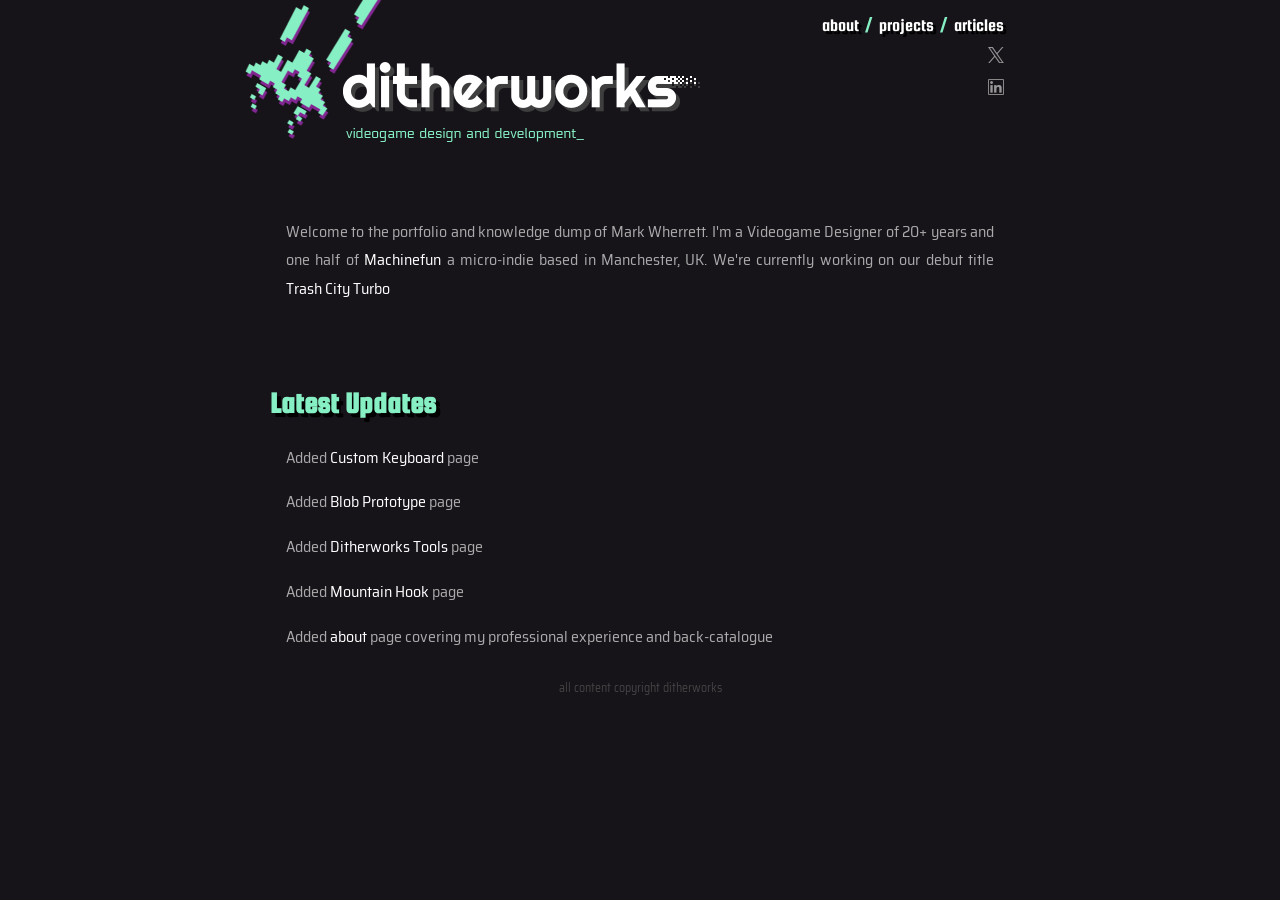
<file: index.html>
<!DOCTYPE html>
<html>
<title>ditherworks</title>

<head>
	<script src="/utils.js"></script>
	<meta name="viewport" content="width=device-width, initial-scale=1.0">
	<link rel="stylesheet" href="/style.css">
</head>


<body>
	<div id="container">
		<div id="header">
			<a href="/index.html" id="title_box"></a>
			<div id="nav">
				<!-- <a href="/index.html">home</a>/ -->
				<a href="/about/index.html">about</a>/
				<a href="/projects/index.html">projects</a>/
				<a href="/articles/index.html">articles</a>
				<br />
				<a href="https://x.com/ditherworks"><div id="twit" class="social"></div></a>
				<br />
				<a href="https://www.linkedin.com/in/mark-wherrett-735b5941b/"><div id="linkedin" class="social"></div></a>
			</div>
		</div>

		<div id="content">
			<br />
			<br />
			
			<p class="front">	
				Welcome to the portfolio and knowledge dump of Mark Wherrett. I'm a Videogame Designer of 20+ years and one half of <a href="http://www.machinefun.co.uk">Machinefun</a> a micro-indie based in Manchester, UK. We're currently working on our debut title <a href="https://store.steampowered.com/app/4484260/Trash_City_Turbo/">Trash City Turbo</a>
			</p>
			
			<br />

			<h1 class="front">Latest Updates</h1>

			<p class="front">
				Added <a href="/projects/stabless/">Custom Keyboard</a> page
			</p>

			<p class="front">
				Added <a href="/projects/blob/">Blob Prototype</a> page
			</p>

			<p class="front">
				Added <a href="/projects/ditherworks_tools/">Ditherworks Tools</a> page
			</p>

			<p class="front">
				Added <a href="/projects/mountain_hook/">Mountain Hook</a> page
			</p>

			<p class="front">
				Added <a href="/about">about</a> page covering my professional experience and back-catalogue
			</p>

		</div>

		<div id="footer">
			all content copyright ditherworks
		</div>
	</div>

</body>


</html>
</file>
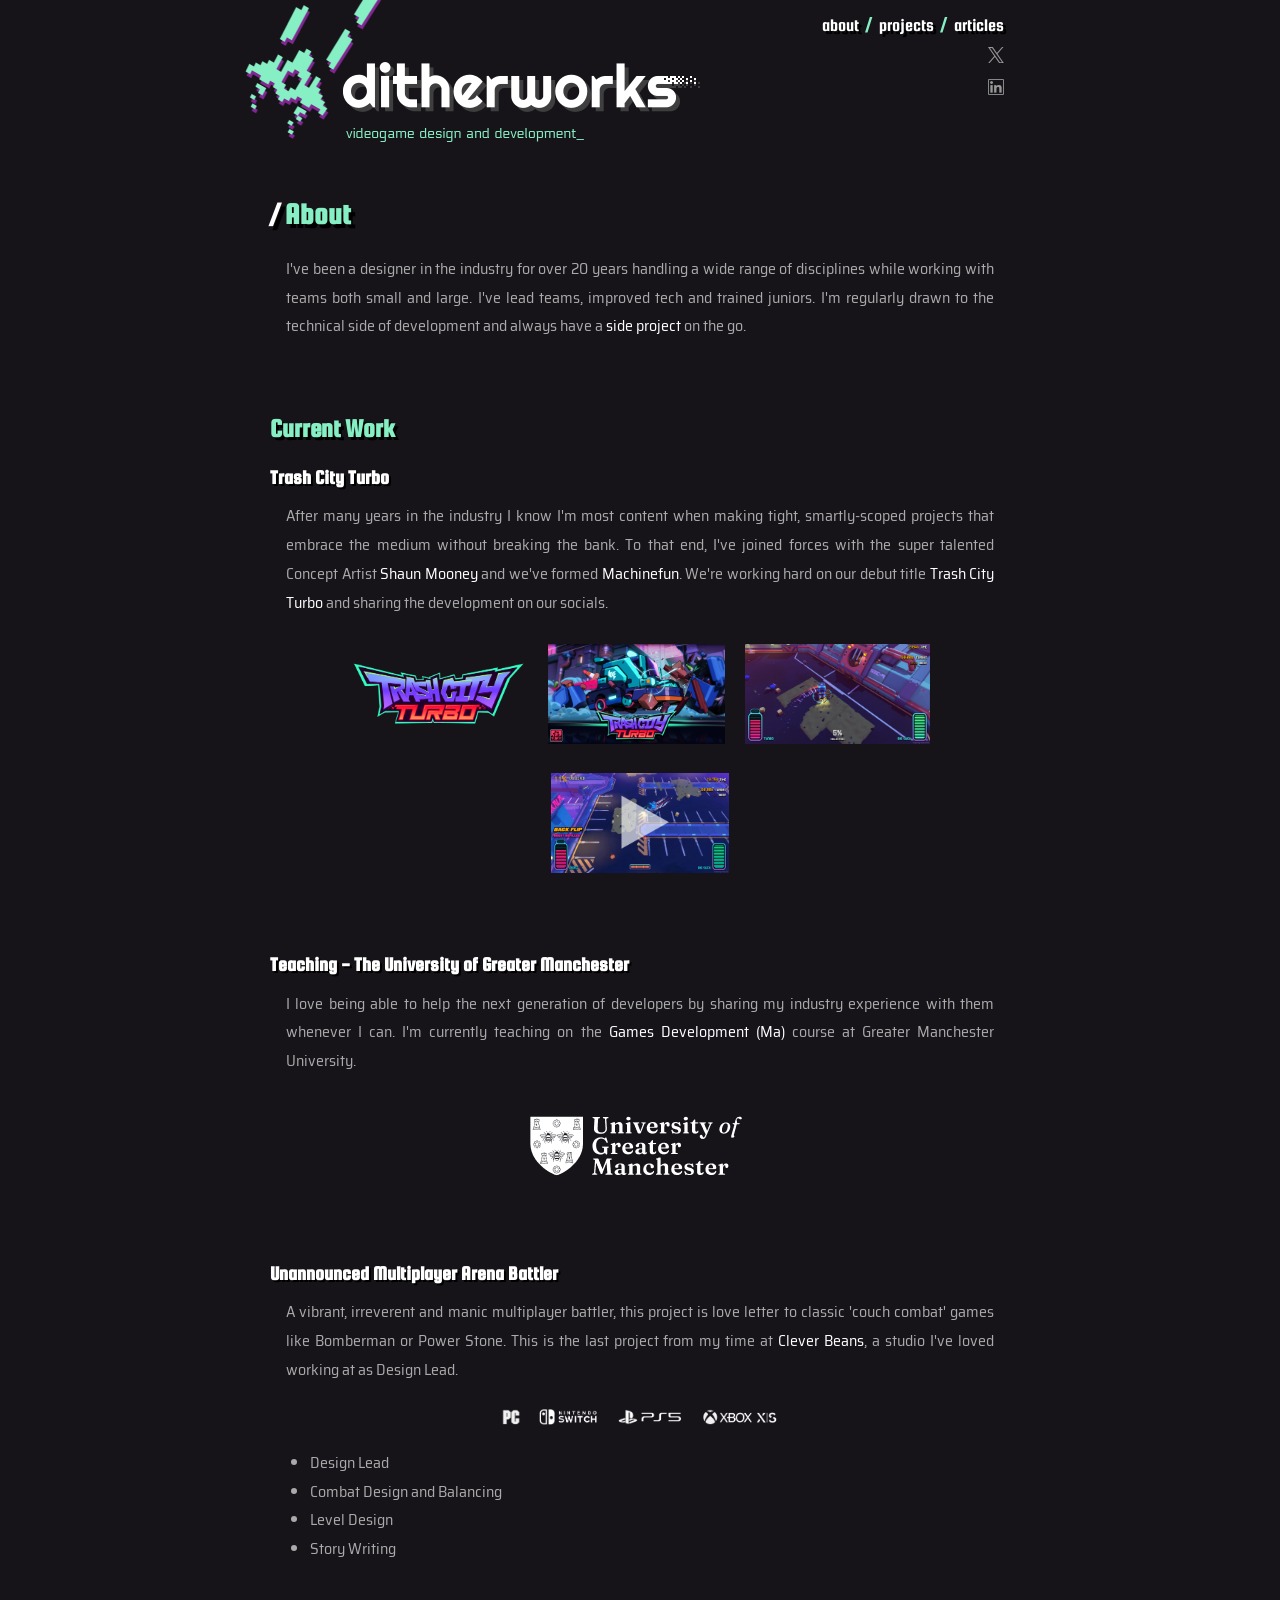
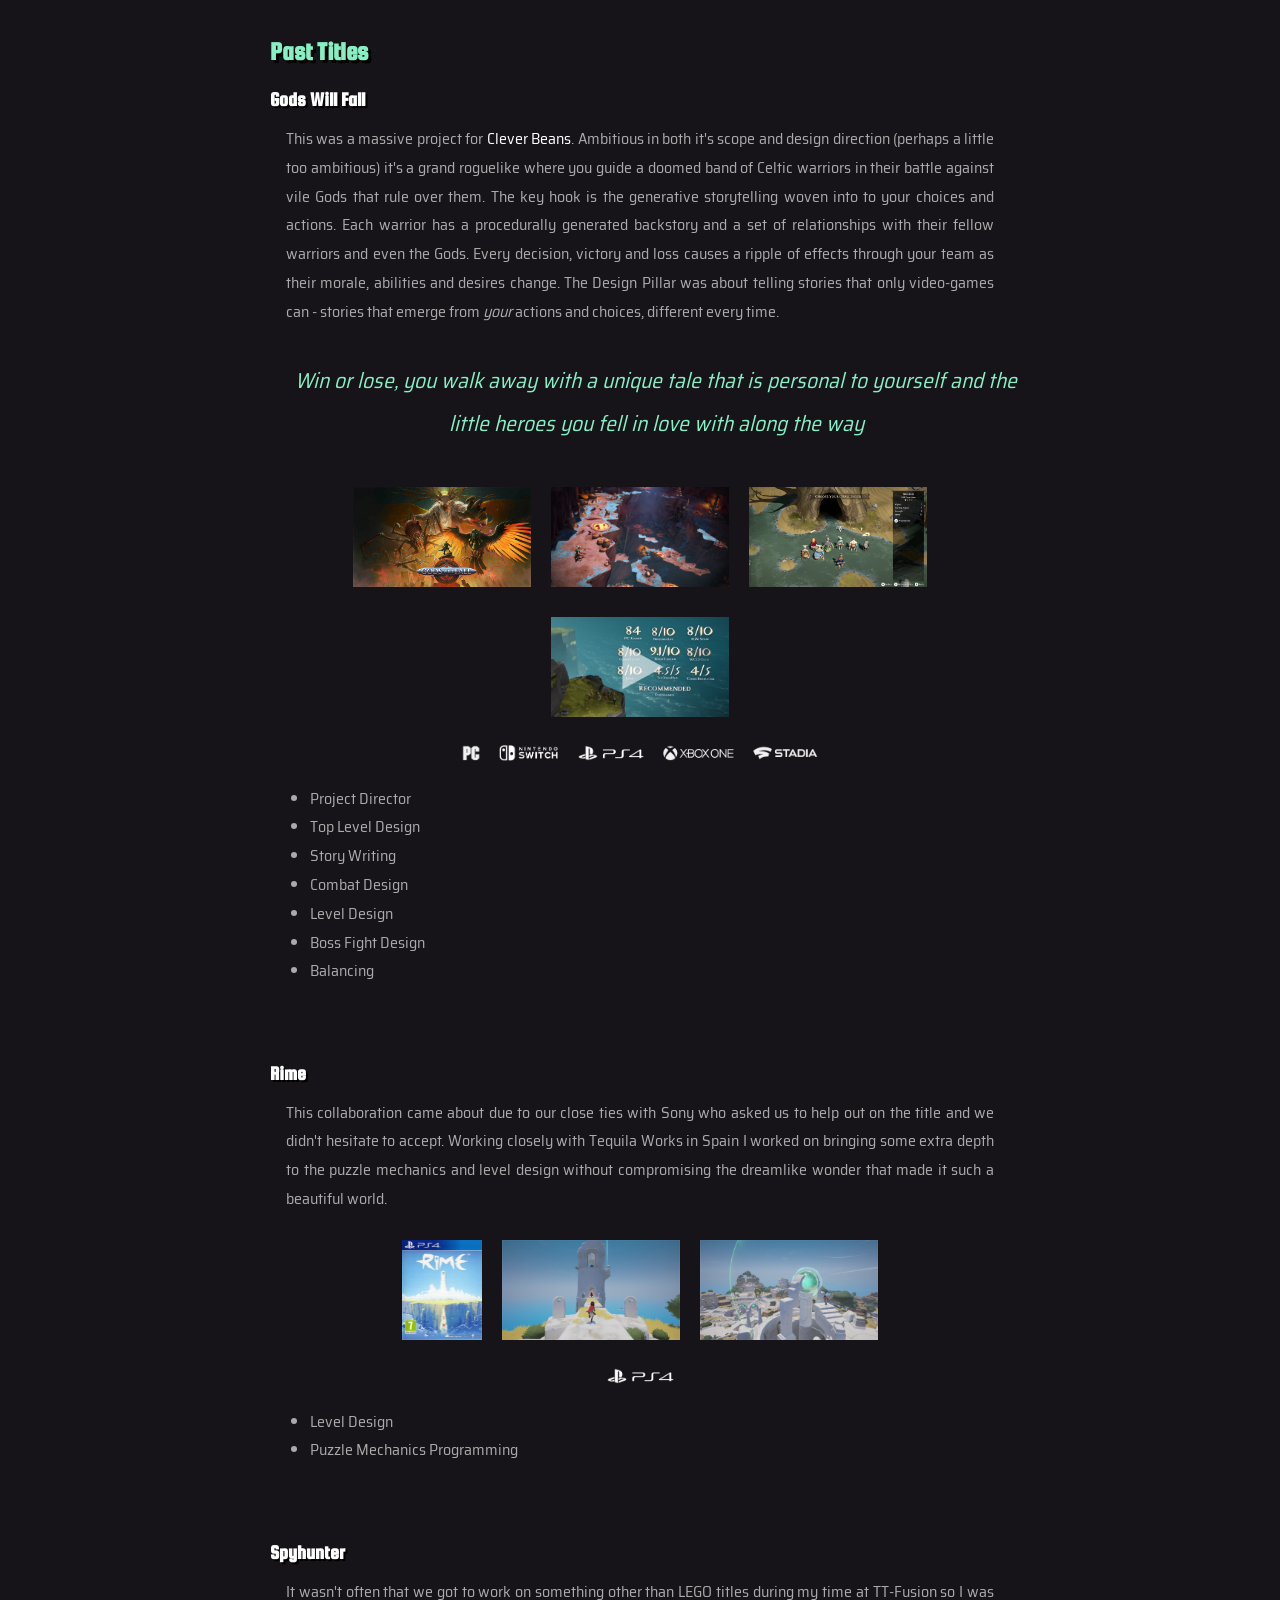
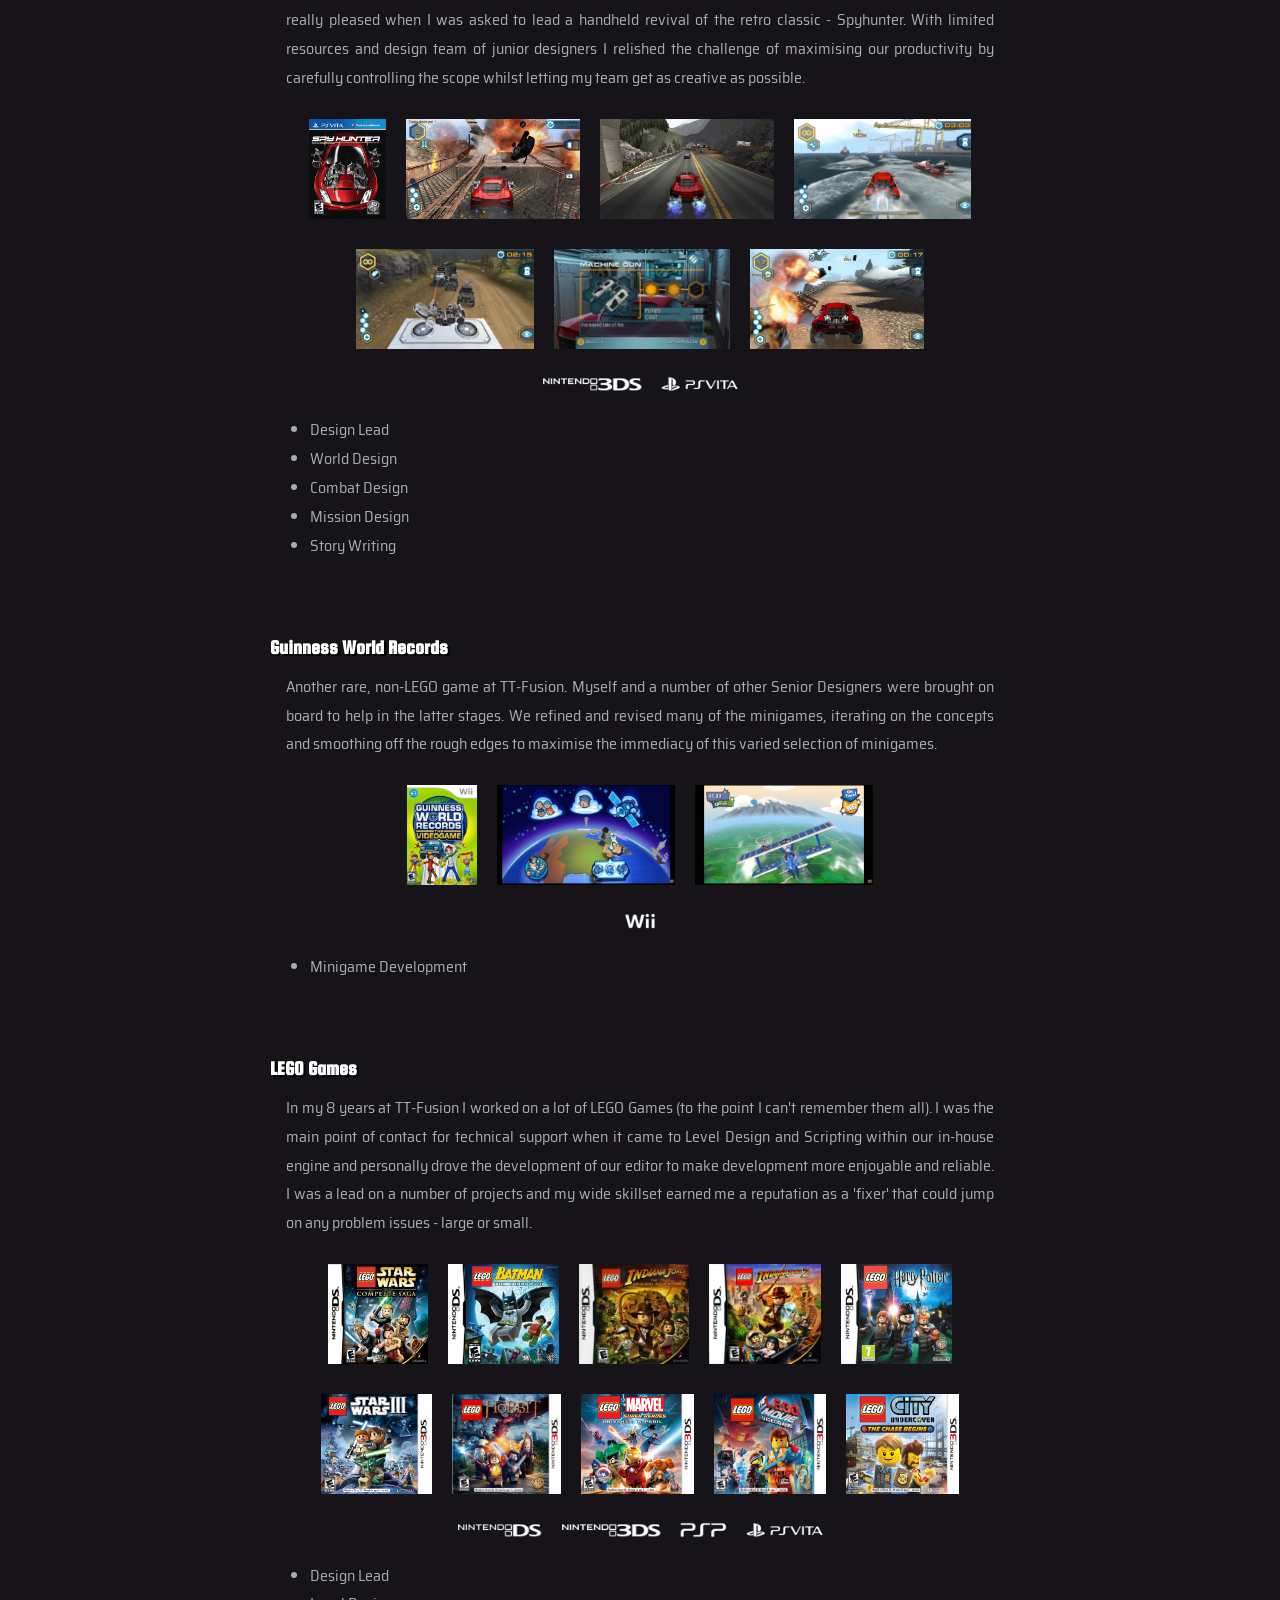
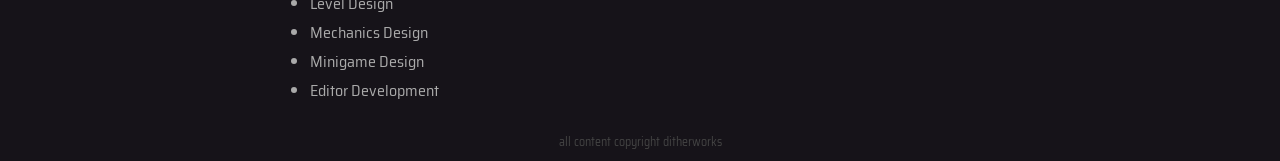
<file: about/index.html>
<!DOCTYPE html>
<html>
<title>ditherworks</title>

<head>
	<script src="/utils.js"></script>
	<meta name="viewport" content="width=device-width, initial-scale=1.0">
	<link rel="stylesheet" href="/style.css">
</head>


<body>
	<div id="container">
		<div id="header">
			<a href="/index.html" id="title_box"></a>
			<div id="nav">
				<a href="/about/index.html">about</a>/
				<a href="/projects/index.html">projects</a>/
				<a href="/articles/index.html">articles</a>
				<br />
				<a href="https://x.com/ditherworks"><div id="twit" class="social"></div></a>
				<br />
				<a href="https://www.linkedin.com/in/mark-wherrett-735b5941b/"><div id="linkedin" class="social"></div></a>
			</div>
		</div>

		<div id="content">
			<h1><span style="color: white">/</span> About</h1>

			<p>
			I've been a designer in the industry for over 20 years handling a wide range of disciplines while working with teams both small and large. I've lead teams, improved tech and trained juniors. I'm regularly drawn to the technical side of development and always have a <a href="/projects/index.html">side project</a> on the go.
			</p>

			<br />
			<br />

			<h2>Current Work</h2>
			<h3>Trash City Turbo</h3>
			<p>
				After many years in the industry I know I'm most content when making tight, smartly-scoped projects that embrace the medium without breaking the bank. To that end, I've joined forces with the super talented Concept Artist <a href="https://cara.app/mooney">Shaun Mooney</a> and we've formed <a href="https://machinefun.co.uk/">Machinefun</a>. We're working hard on our debut title <a href="https://store.steampowered.com/app/4484260/Trash_City_Turbo/">Trash City Turbo</a> and sharing the development on our socials.
			</p>
			<div class="gallery">
				<img class="gallery_item" data-click_me="true" src="images/tct_logo.png" />
				<img class="gallery_item" data-click_me="true" src="images/tct_key_art.png" />
				<img class="gallery_item" data-click_me="true" src="images/tct_screenshot.jpg" />
				<a href="https://www.youtube.com/watch?v=6X8kzdKcevM"><img class="gallery_item" src="images/tct_trailer.png" /></a>
			</div>

			<br />
			<br />

			<h3>Teaching - The University of Greater Manchester</h3>
			<p>
				I love being able to help the next generation of developers by sharing my industry experience with them whenever I can. I'm currently teaching on the <a href="https://greatermanchester.ac.uk/course/ma-games-development-full-time-12-months-university-of-bolton">Games Development (Ma)</a> course at Greater Manchester University. 	
			</p>

			<div class="gallery">
				<img class="gallery_item" src="images/UoGM_logo.png" />
			</div>

			<br />
			<br />

			<h3>Unannounced Multiplayer Arena Battler</h3>
			<p>
				A vibrant, irreverent and manic multiplayer battler, this project is love letter to classic 'couch combat' games like Bomberman or Power Stone. This is the last project from my time at <a href="https://www.cleverbeans.co.uk/">Clever Beans</a>, a studio I've loved working at as Design Lead. 
			</p>

			<div class="gallery">
			<img class="platform_logo" src="images/platform_pc.png" />
			<img class="platform_logo" src="images/platform_switch.png" />
			<img class="platform_logo" src="images/platform_ps5.png" />
			<img class="platform_logo" src="images/platform_xbox_series.png" />
			</div>

			<ul>
				<li>Design Lead</li>
				<li>Combat Design and Balancing</li>
				<li>Level Design</li>
				<li>Story Writing</li>
			</ul>

			<br />
			<br />

			<h2>Past Titles</h2>
			
			<h3>Gods Will Fall</h3>
			
			<p>
				This was a massive project for <a href="https://www.cleverbeans.co.uk/">Clever Beans</a>. Ambitious in both it's scope and design direction (perhaps a little too ambitious) it's a grand roguelike where you guide a doomed band of Celtic warriors in their battle against vile Gods that rule over them. The key hook is the generative storytelling woven into to your choices and actions. Each warrior has a procedurally generated backstory and a set of relationships with their fellow warriors and even the Gods. Every decision, victory and loss causes a ripple of effects through your team as their morale, abilities and desires change. The Design Pillar was about telling stories that only video-games can - stories that emerge from <i>your</i> actions and choices, different every time. 
			</p>

			<p class="pullout">
				Win or lose, you walk away with a unique tale that is personal to yourself and the little heroes you fell in love with along the way
			</p>

			<div class="gallery">
				<img class="gallery_item" data-click_me="true" src="images/gods_will_fall.jpg" />
				<img class="gallery_item" data-click_me="true" src="images/gods1.jpg" />
				<img class="gallery_item" data-click_me="true" src="images/gods2.jpg" />
				<a href="https://www.youtube.com/watch?v=nvVx68ZDbVA"><img class="gallery_item" src="images/gods_trailer.png" /></a>
			</div>

			<div class="gallery">
			<img class="platform_logo" src="images/platform_pc.png" />
			<img class="platform_logo" src="images/platform_switch.png" />
			<img class="platform_logo" src="images/platform_ps4.png" />
			<img class="platform_logo" src="images/platform_xbox_one.png" />
			<img class="platform_logo" src="images/platform_stadia.png" />
			</div>

			<ul>
				<li>Project Director</li>
				<li>Top Level Design</li>
				<li>Story Writing</li>
				<li>Combat Design</li>
				<li>Level Design</li>
				<li>Boss Fight Design</li>
				<li>Balancing</li>
			</ul>

			<br />
			<br />

			<h3>Rime</h3>
			<p>
				This collaboration came about due to our close ties with Sony who asked us to help out on the title and we didn't hesitate to accept. Working closely with Tequila Works in Spain I worked on bringing some extra depth to the puzzle mechanics and level design without compromising the dreamlike wonder that made it such a beautiful world.
			</p>

			<div class="gallery">
				<img class="gallery_item" data-click_me="true" src="images/rime1.jpg" />
				<img class="gallery_item" data-click_me="true" src="images/rime2.jpg" />
				<img class="gallery_item" data-click_me="true" src="images/rime3.jpg" />
			</div>

			<div class="gallery">
			<img class="platform_logo" src="images/platform_ps4.png" />
			</div>

			<ul>
				<li>Level Design</li>
				<li>Puzzle Mechanics Programming</li>
			</ul>

			<br />
			<br />

			<h3>Spyhunter</h3>
			<p>
				It wasn't often that we got to work on something other than LEGO titles during my time at TT-Fusion so I was really pleased when I was asked to lead a handheld revival of the retro classic - Spyhunter. With limited resources and design team of junior designers I relished the challenge of maximising our productivity by carefully controlling the scope whilst letting my team get as creative as possible.
			</p>
			<div class="gallery">
				<img class="gallery_item" data-click_me="true" src="images/spyhunter.jpg" />
				<img class="gallery_item" data-click_me="true" src="images/spyhunter_ss1.jpg" />
				<img class="gallery_item" data-click_me="true" src="images/spyhunter_ss2.jpg" />
				<img class="gallery_item" data-click_me="true" src="images/spyhunter_ss3.jpg" />
				<img class="gallery_item" data-click_me="true" src="images/spyhunter_ss4.jpg" />
				<img class="gallery_item" data-click_me="true" src="images/spyhunter_ss5.jpg" />
				<img class="gallery_item" data-click_me="true" src="images/spyhunter_ss6.jpg" />
			</div>

			<div class="gallery">
			<img class="platform_logo" src="images/platform_3ds.png" />
			<img class="platform_logo" src="images/platform_vita.png" />
			</div>

			<ul>
				<li>Design Lead</li>
				<li>World Design</li>
				<li>Combat Design</li>
				<li>Mission Design</li>
				<li>Story Writing</li>
			</ul>

			<br />
			<br />

			<h3>Guinness World Records</h3>
			<p>
				Another rare, non-LEGO game at TT-Fusion. Myself and a number of other Senior Designers were brought on board to help in the latter stages. We refined and revised many of the minigames, iterating on the concepts and smoothing off the rough edges to maximise the immediacy of this varied selection of minigames. 
			</p>

			<div class="gallery">
				<img class="gallery_item" data-click_me="true" src="images/guinness_cover.jpg" />
				<img class="gallery_item" data-click_me="true" src="images/guinness_ss1.png" />
				<img class="gallery_item" data-click_me="true" src="images/guinness_ss2.png" />
			</div>

			<div class="gallery">
			<img class="platform_logo" src="images/platform_wii.png" />
			</div>

			<ul>
				<li>Minigame Development</li>
			</ul>

			<br />
			<br />

			<h3>LEGO Games</h3>
			<p>
				In my 8 years at TT-Fusion I worked on a lot of LEGO Games (to the point I can't remember them all). I was the main point of contact for technical support when it came to Level Design and Scripting within our in-house engine and personally drove the development of our editor to make development more enjoyable and reliable. I was a lead on a number of projects and my wide skillset earned me a reputation as a 'fixer' that could jump on any problem issues - large or small.
			</p>

			<div class="gallery">
				<img class="gallery_item" data-click_me="true" src="images/lego_star_wars.jpg" />
				<img class="gallery_item" data-click_me="true" src="images/lego_batman.jpg" />
				<img class="gallery_item" data-click_me="true" src="images/lego_indy.jpg" />
				<img class="gallery_item" data-click_me="true" src="images/lego_indy2.jpg" />
				<img class="gallery_item" data-click_me="true" src="images/lego_harry_potter.jpg" />
				<img class="gallery_item" data-click_me="true" src="images/lego_clone_wars.jpg" />
				<img class="gallery_item" data-click_me="true" src="images/lego_hobbit.png" />
				<img class="gallery_item" data-click_me="true" src="images/lego_marvel.png" />
				<img class="gallery_item" data-click_me="true" src="images/lego_movie.png" />
				<img class="gallery_item" data-click_me="true" src="images/lego_city.jpg" />
			</div>

			<div class="gallery">
			<img class="platform_logo" src="images/platform_ds.png" />
			<img class="platform_logo" src="images/platform_3ds.png" />
			<img class="platform_logo" src="images/platform_psp.png" />
			<img class="platform_logo" src="images/platform_vita.png" />
			</div>

			<ul>
				<li>Design Lead</li>
				<li>Level Design</li>
				<li>Mechanics Design</li>
				<li>Minigame Design</li>
				<li>Editor Development</li>
			</ul>
		</div>

		<div id="footer">
			all content copyright ditherworks
		</div>
	</div>

</body>


</html>
</file>
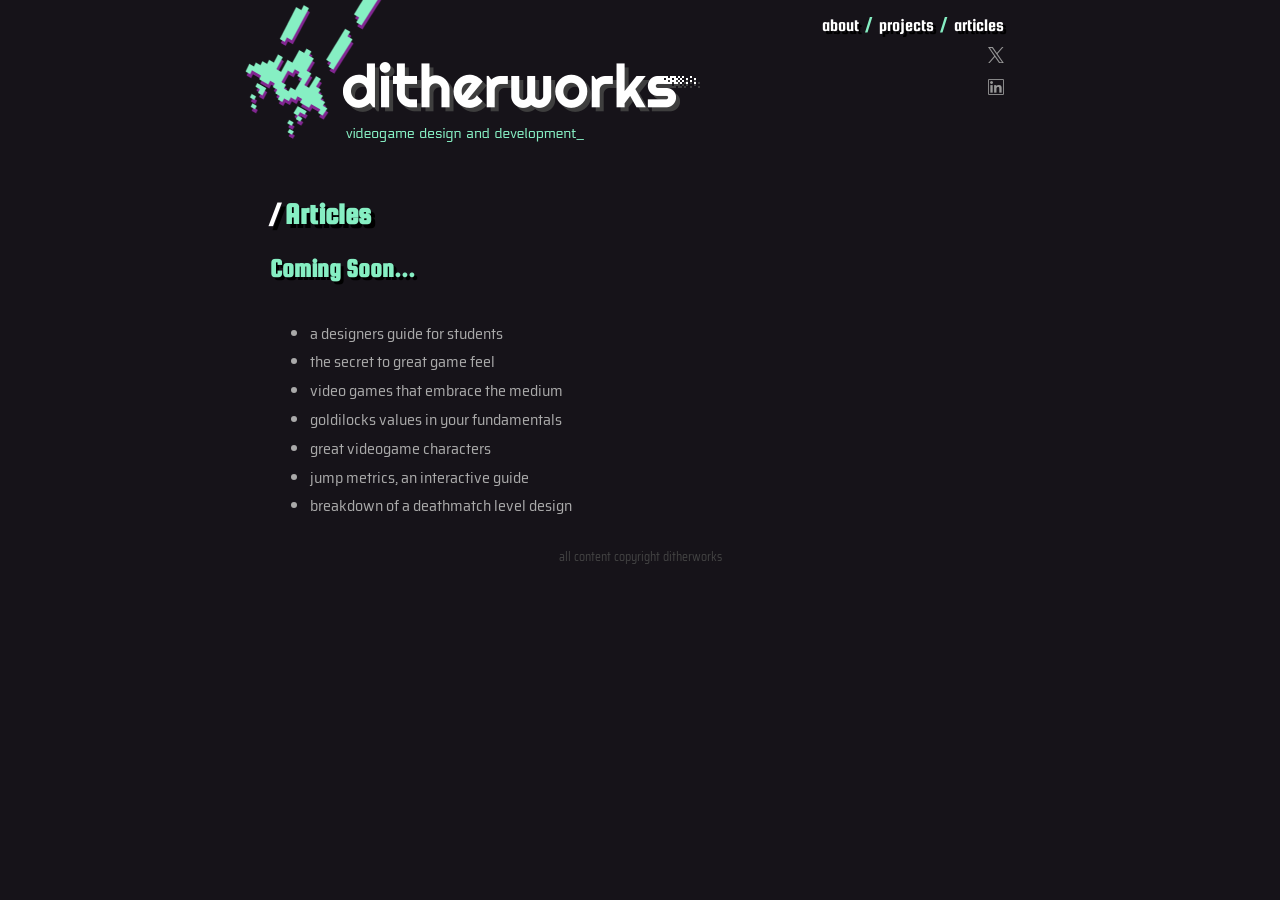
<file: articles/index.html>
<!DOCTYPE html>
<html>
<title>ditherworks</title>

<head>
	<script src="/utils.js"></script>
	<meta name="viewport" content="width=device-width, initial-scale=1.0">
	<link rel="stylesheet" href="/style.css">
</head>


<body>
	<div id="container">
		<div id="header">
			<a href="/index.html" id="title_box"></a>
			<div id="nav">
				<a href="/about/index.html">about</a>/
				<a href="/projects/index.html">projects</a>/
				<a href="/articles/index.html">articles</a>
				<br />
				<a href="https://x.com/ditherworks"><div id="twit" class="social"></div></a>
				<br />
				<a href="https://www.linkedin.com/in/mark-wherrett-735b5941b/"><div id="linkedin" class="social"></div></a>
			</div>
		</div>

		<div id="content">
			<h1><span style="color: white">/</span> Articles</h1>
			<h2>Coming Soon...</h2>
			<ul>
				<li>a designers guide for students</li>
				<li>the secret to great game feel</li>
				<li>video games that embrace the medium</li>
				<li>goldilocks values in your fundamentals</li>
				<li>great videogame characters</li>
				<li>jump metrics, an interactive guide</li>
				<li>breakdown of a deathmatch level design</li>
			</ul>
		</div>

		<div id="footer">
			all content copyright ditherworks
		</div>
	</div>

</body>


</html>
</file>
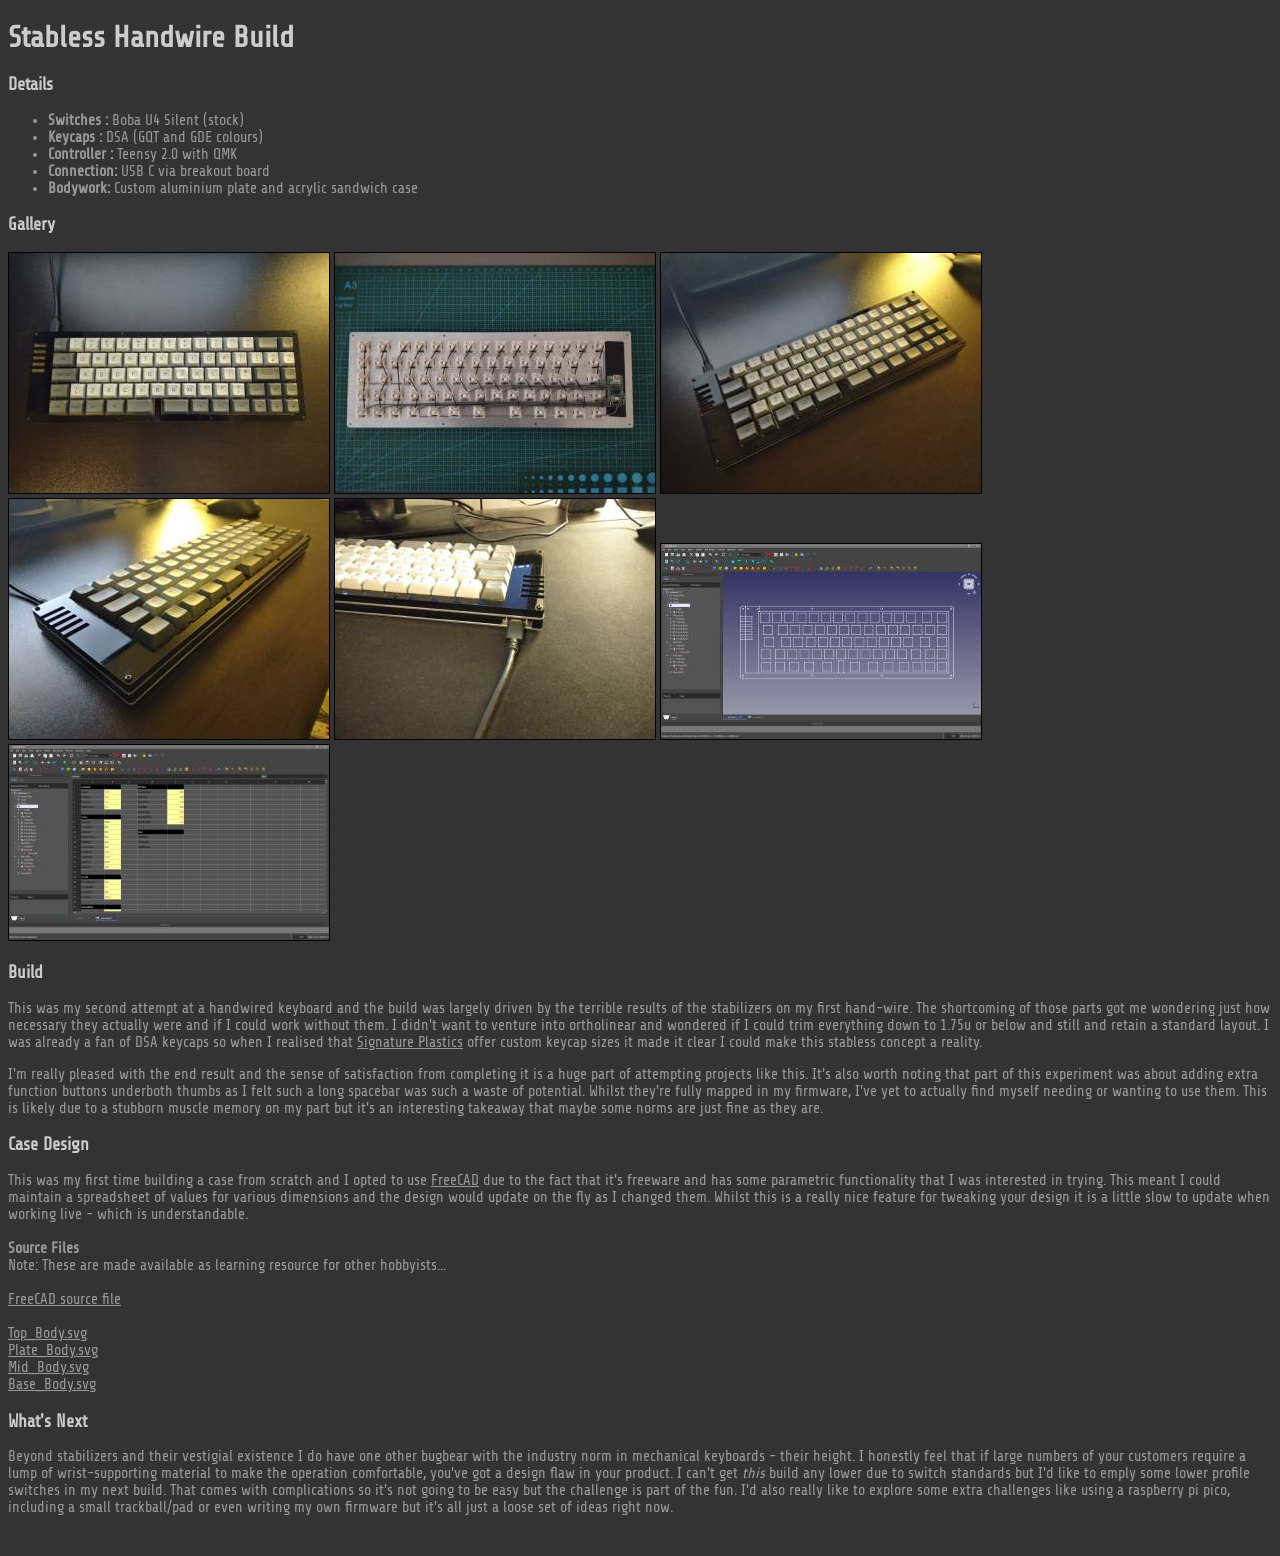
<file: keyboard/index.html>
<!DOCTYPE html>
<html>

<head>
<link href='https://fonts.googleapis.com/css?family=Share+Tech' rel='stylesheet'>
<style>
html, body {
	background-color: #333333;
	color: #999999;
	font-family: Share Tech;
	font-size: 15px;
}

h1 {
	color: #cccccc;
}

h2 {
	color: #cccccc;
}

h3 {
	color: #cccccc;
}

a {
	color: #999999;
}

a:visited {
	color: #999999;
}

a:hover {
	color: #cccccc;
}


img {
	border: 1px solid black;
}

img:hover {
	border: 1px solid #999999;
}

</style>
</head>

<body>
<h1>Stabless Handwire Build</h1>

<h3>Details</h3>
<p>
	<ul>
		<li><b>Switches :</b> Boba U4 Silent (stock)</li>
		<li><b>Keycaps :</b> DSA (GQT and GDE colours)</li>
		<li><b>Controller :</b> Teensy 2.0 with QMK</li>
		<li><b>Connection: </b>USB C via breakout board</li>
		<li><b>Bodywork: </b>Custom aluminium plate and acrylic sandwich case</li>
	</ul>
</p>

<h3>Gallery</h3>
<a href="Overhead.jpg"><img src="Overhead_thumb.jpg"></a>
<a href="Wiring.jpg"><img src="Wiring_thumb.jpg"></a>
<a href="Angled.jpg"><img src="Angled_thumb.jpg"></a>
<a href="Close.jpg"><img src="Close_thumb.jpg"></a>
<a href="USBC.jpg"><img src="USBC_thumb.jpg"></a>
<a href="Cad1.jpg"><img src="Cad1_thumb.jpg"></a>
<a href="Cad2.jpg"><img src="Cad2_thumb.jpg"></a>

<h3>Build</h3>
<p>
	This was my second attempt at a handwired keyboard and the build was largely driven by the terrible results of the stabilizers on my first hand-wire. The shortcoming of those parts got me wondering just how necessary they actually were and if I could work without them. I didn't want to venture into ortholinear and wondered if I could trim everything down to 1.75u or below and still and retain a standard layout. I was already a fan of DSA keycaps so when I realised that <a href="https://pimpmykeyboard.com/dsa-individual-keys/">Signature Plastics</a> offer custom keycap sizes it made it clear I could make this stabless concept a reality.
</p>
<p>
	I'm really pleased with the end result and the sense of satisfaction from completing it is a huge part of attempting projects like this. It's also worth noting that part of this experiment was about adding extra function buttons underboth thumbs as I felt such a long spacebar was such a waste of potential. Whilst they're fully mapped in my firmware, I've yet to actually find myself needing or wanting to use them. This is likely due to a stubborn muscle memory on my part but it's an interesting takeaway that maybe some norms are just fine as they are.
</p>

<h3>Case Design</h3>
<p>
	This was my first time building a case from scratch and I opted to use <a href="https://www.freecadweb.org/">FreeCAD</a> due to the fact that it's freeware and has some parametric functionality that I was interested in trying. This meant I could maintain a spreadsheet of values for various dimensions and the design would update on the fly as I changed them. Whilst this is a really nice feature for tweaking your design it is a little slow to update when working live - which is understandable.
	<br />
	<br />
	<b>Source Files</b>
	<br />
	Note: These are made available as learning resource for other hobbyists...
	<br />
	<br />
	<a href="handwire2_1.FCStd">FreeCAD source file</a>
	<br />
	<br />
	<a href="Top_Body.svg">Top_Body.svg</a>
	<br />
	<a href="Plate_Body.svg">Plate_Body.svg</a>
	<br />
	<a href="Mid_Body.svg">Mid_Body.svg</a>
	<br />
	<a href="Base_Body.svg">Base_Body.svg</a>
	<br />
</p>

<h3>What's Next</h3>
<p>
	Beyond stabilizers and their vestigial existence I do have one other bugbear with the industry norm in mechanical keyboards - their height. I honestly feel that if large numbers of your customers require a lump of wrist-supporting material to make the operation comfortable, you've got a design flaw in your product. I can't get <i>this</i> build any lower due to switch standards but I'd like to emply some lower profile switches in my next build. That comes with complications so it's not going to be easy but the challenge is part of the fun. I'd also really like to explore some extra challenges like using a raspberry pi pico, including a small trackball/pad or even writing my own firmware but it's all just a loose set of ideas right now.
</p>
<br />
</body>

</html>
</file>
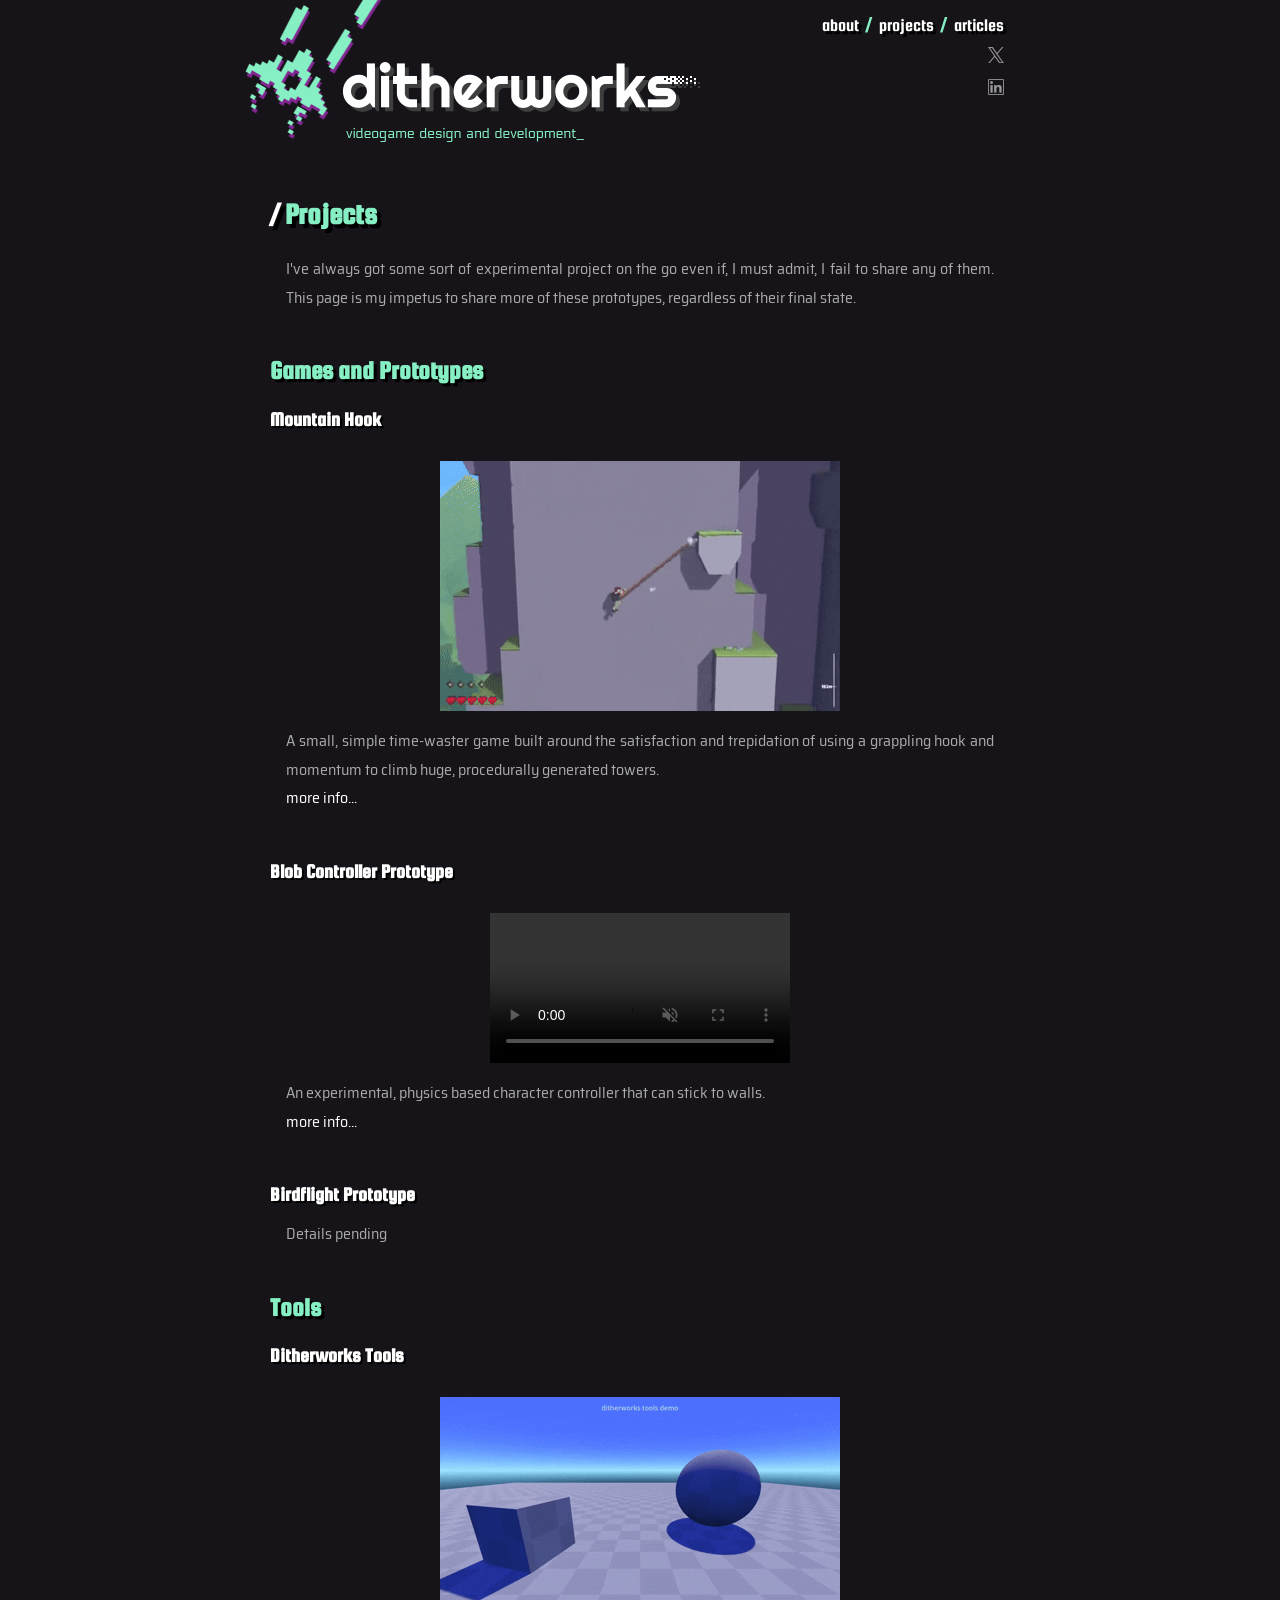
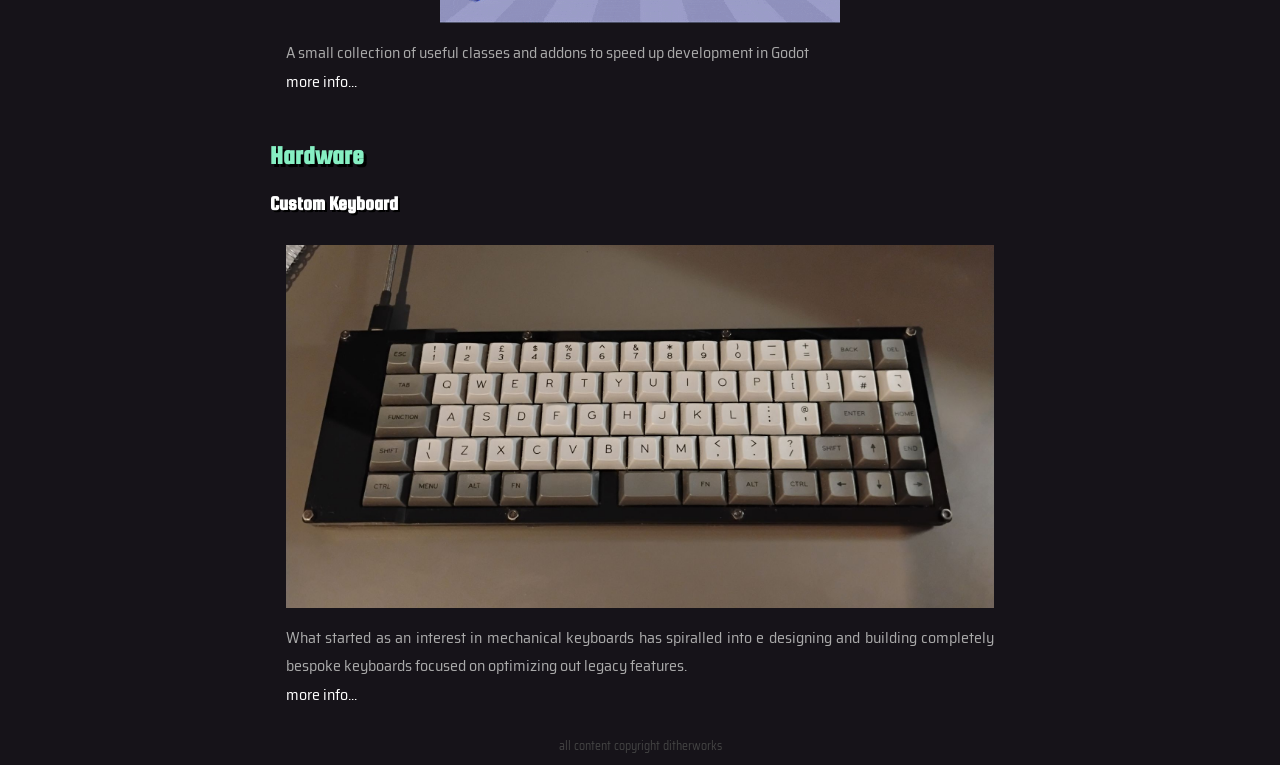
<file: projects/index.html>
<!DOCTYPE html>
<html>
<title>ditherworks</title>

<head>
	<script src="/utils.js"></script>
	<meta name="viewport" content="width=device-width, initial-scale=1.0">
	<link rel="stylesheet" href="/style.css">
</head>


<body>
	<div id="container">
		<div id="header">
			<a href="/index.html" id="title_box"></a>
			<div id="nav">
				<a href="/about/index.html">about</a>/
				<a href="/projects/index.html">projects</a>/
				<a href="/articles/index.html">articles</a>
				<br />
				<a href="https://x.com/ditherworks"><div id="twit" class="social"></div></a>
				<br />
				<a href="https://www.linkedin.com/in/mark-wherrett-735b5941b/"><div id="linkedin" class="social"></div></a>
			</div>
		</div>

		<div id="content">
			<h1><span style="color: white">/</span> Projects</h1>

			<p>
			I've always got some sort of experimental project on the go even if, I must admit, I fail to share any of them. This page is my impetus to share more of these prototypes, regardless of their final state. 
			</p>

			<br />

			<h2>Games and Prototypes</h2>

			<a href="mountain_hook/index.html"><h3>Mountain Hook</h3></a>
			<img src="mountain_hook/mountain_hook_anim.gif" class="project_preview"/>
			<p>
				A small, simple time-waster game built around the satisfaction and trepidation of using a grappling hook and momentum to climb huge, procedurally generated towers.
				<br />
				<a href="mountain_hook/index.html">more info...</a>
			</p>

			<br />

			<a href="blob/index.html"><h3>Blob Controller Prototype</h3></a>
			<video src="blob/blob_basics.mp4" controls muted class="project_preview"></video>
			<p>
				An experimental, physics based character controller that can stick to walls.
				<br />
				<a href="blob/index.html">more info...</a>
			</p>

			<br />

			<h3>Birdflight Prototype</h3>
			<p>
				Details pending
			</p>

			<br />

			<h2>Tools</h2>

			<a href="ditherworks_tools/index.html"><h3>Ditherworks Tools</h3></a>
			<img src="ditherworks_tools/preview.gif" class="project_preview"/>
			<p>
				A small collection of useful classes and addons to speed up development in Godot
				<br />
				<a href="ditherworks_tools/index.html">more info...</a>
			</p>

			<br />

			<h2>Hardware</h2>

			<a href="stabless/index.html"><h3>Custom Keyboard</h3></a>
			<img src="stabless/stabless_full.jpg" class="project_preview"/>
			<p>
				What started as an interest in mechanical keyboards has spiralled into e designing and building completely bespoke keyboards focused on optimizing out legacy features.
				<br />
				<a href="stabless/index.html">more info...</a>
			</p>

		</div>

		<div id="footer">
			all content copyright ditherworks
		</div>
	</div>

</body>


</html>
</file>
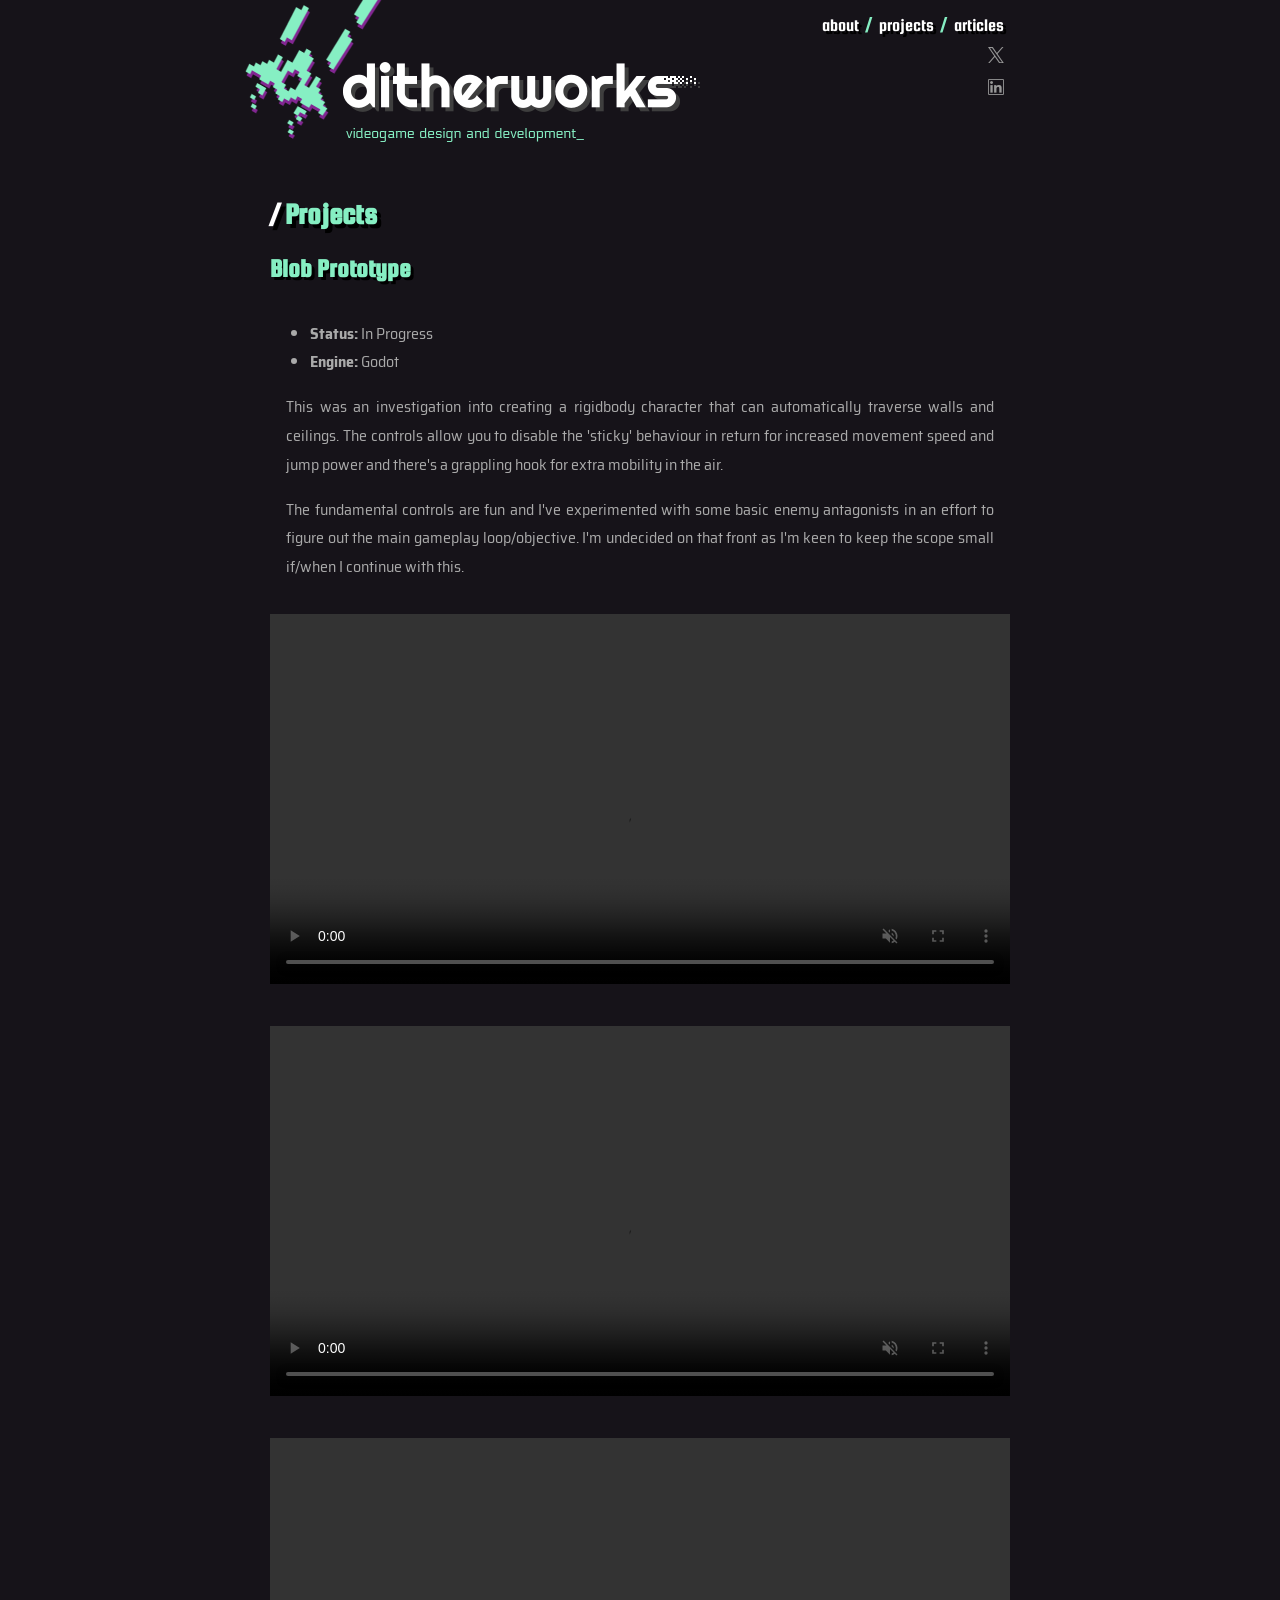
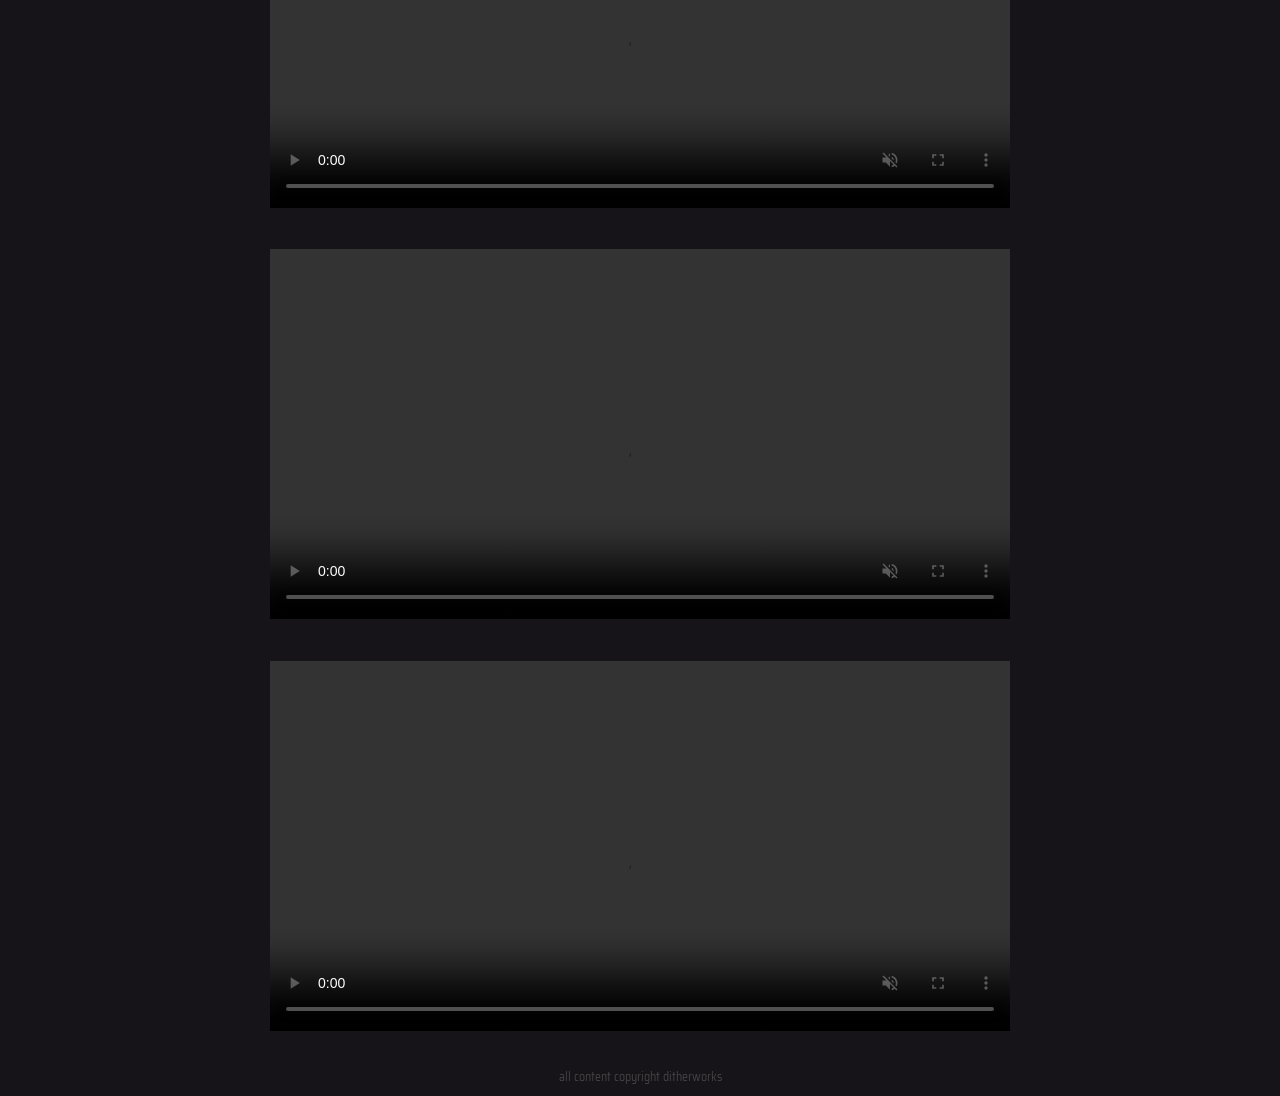
<file: projects/blob/index.html>
<!DOCTYPE html>
<html>
<title>ditherworks</title>

<head>
	<script src="/utils.js"></script>
	<meta name="viewport" content="width=device-width, initial-scale=1.0">
	<link rel="stylesheet" href="/style.css">
</head>


<body>
	<div id="container">
		<div id="header">
			<a href="/index.html" id="title_box"></a>
			<div id="nav">
				<a href="/about/index.html">about</a>/
				<a href="/projects/index.html">projects</a>/
				<a href="/articles/index.html">articles</a>
				<br />
				<a href="https://x.com/ditherworks"><div id="twit" class="social"></div></a>
				<br />
				<a href="https://www.linkedin.com/in/mark-wherrett-735b5941b/"><div id="linkedin" class="social"></div></a>
			</div>
		</div>

		<div id="content">
			<h1><span style="color: white">/</span> Projects</h1>

			<h2>Blob Prototype</h2>
			
			<ul>
				<li><b>Status: </b>In Progress</li>
				<li><b>Engine: </b>Godot</li>
			</ul>
			
			<p>
				This was an investigation into creating a rigidbody character that can automatically traverse walls and ceilings. The controls allow you to disable the 'sticky' behaviour in return for increased movement speed and jump power and there's a grappling hook for extra mobility in the air.
			</p>

			<p>
				The fundamental controls are fun and I've experimented with some basic enemy antagonists in an effort to figure out the main gameplay loop/objective. I'm undecided on that front as I'm keen to keep the scope small if/when I continue with this.
			</p>

			<video src="blob_basics.mp4" width="100%" controls muted></video>
			<br />
			<video src="blob_upunder.mp4" width="100%" controls muted></video>
			<br />
			<video src="blob_evading.mp4" width="100%" controls muted></video>
			<br />
			<video src="blob_speed.mp4" width="100%" controls muted></video>
			<br />
			<video src="blob_swing.mp4" width="100%" controls muted></video>	

		</div>

		<div id="footer">
			all content copyright ditherworks
		</div>
	</div>

</body>


</html>
</file>
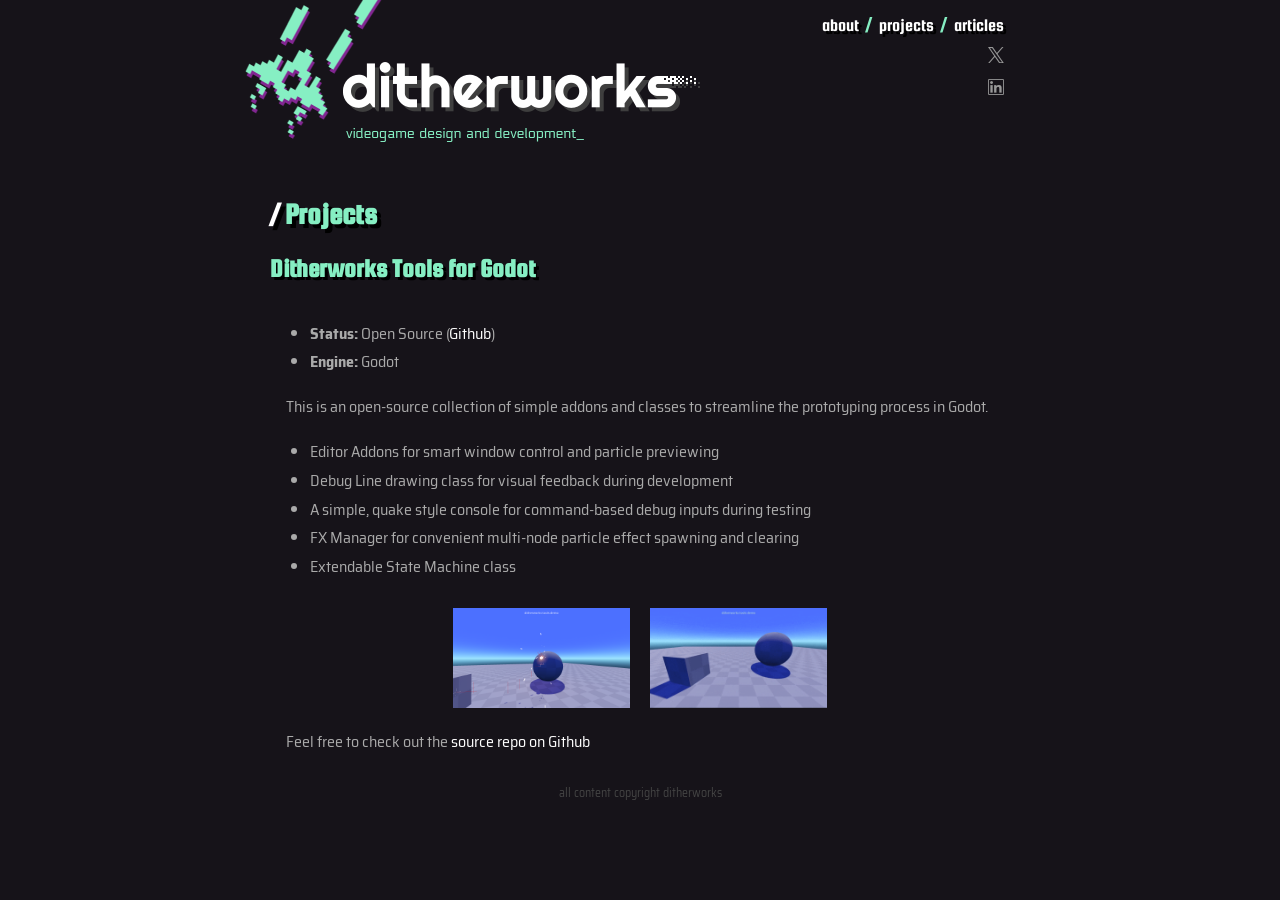
<file: projects/ditherworks_tools/index.html>
<!DOCTYPE html>
<html>
<title>ditherworks</title>

<head>
	<script src="/utils.js"></script>
	<meta name="viewport" content="width=device-width, initial-scale=1.0">
	<link rel="stylesheet" href="/style.css">
</head>


<body>
	<div id="container">
		<div id="header">
			<a href="/index.html" id="title_box"></a>
			<div id="nav">
				<a href="/about/index.html">about</a>/
				<a href="/projects/index.html">projects</a>/
				<a href="/articles/index.html">articles</a>
				<br />
				<a href="https://x.com/ditherworks"><div id="twit" class="social"></div></a>
				<br />
				<a href="https://www.linkedin.com/in/mark-wherrett-735b5941b/"><div id="linkedin" class="social"></div></a>
			</div>
		</div>

		<div id="content">
			<h1><span style="color: white">/</span> Projects</h1>

			<h2>Ditherworks Tools for Godot</h2>
			
			<ul>
				<li><b>Status: </b>Open Source (<a href="https://github.com/ditherworks/ditherworks_tools">Github</a>)</li>
				<li><b>Engine: </b>Godot</li>
			</ul>
			
			<p>
				This is an open-source collection of simple addons and classes to streamline the prototyping process in Godot.
			</p>

			<ul>
				<li>Editor Addons for smart window control and particle previewing</li>
				<li>Debug Line drawing class for visual feedback during development</li>
				<li>A simple, quake style console for command-based debug inputs during testing</li>
				<li>FX Manager for convenient multi-node particle effect spawning and clearing</li>
				<li>Extendable State Machine class</li>
			</ul>

			<div class="gallery">
				<img class="gallery_item" data-click_me="true" src="tools.png" />
				<img class="gallery_item" data-click_me="true" src="preview.gif" />
			</div>

			<p>
				Feel free to check out the <a href="https://github.com/ditherworks/ditherworks_tools">source repo on Github</a>
			</p>

		</div>

		<div id="footer">
			all content copyright ditherworks
		</div>
	</div>

</body>


</html>
</file>
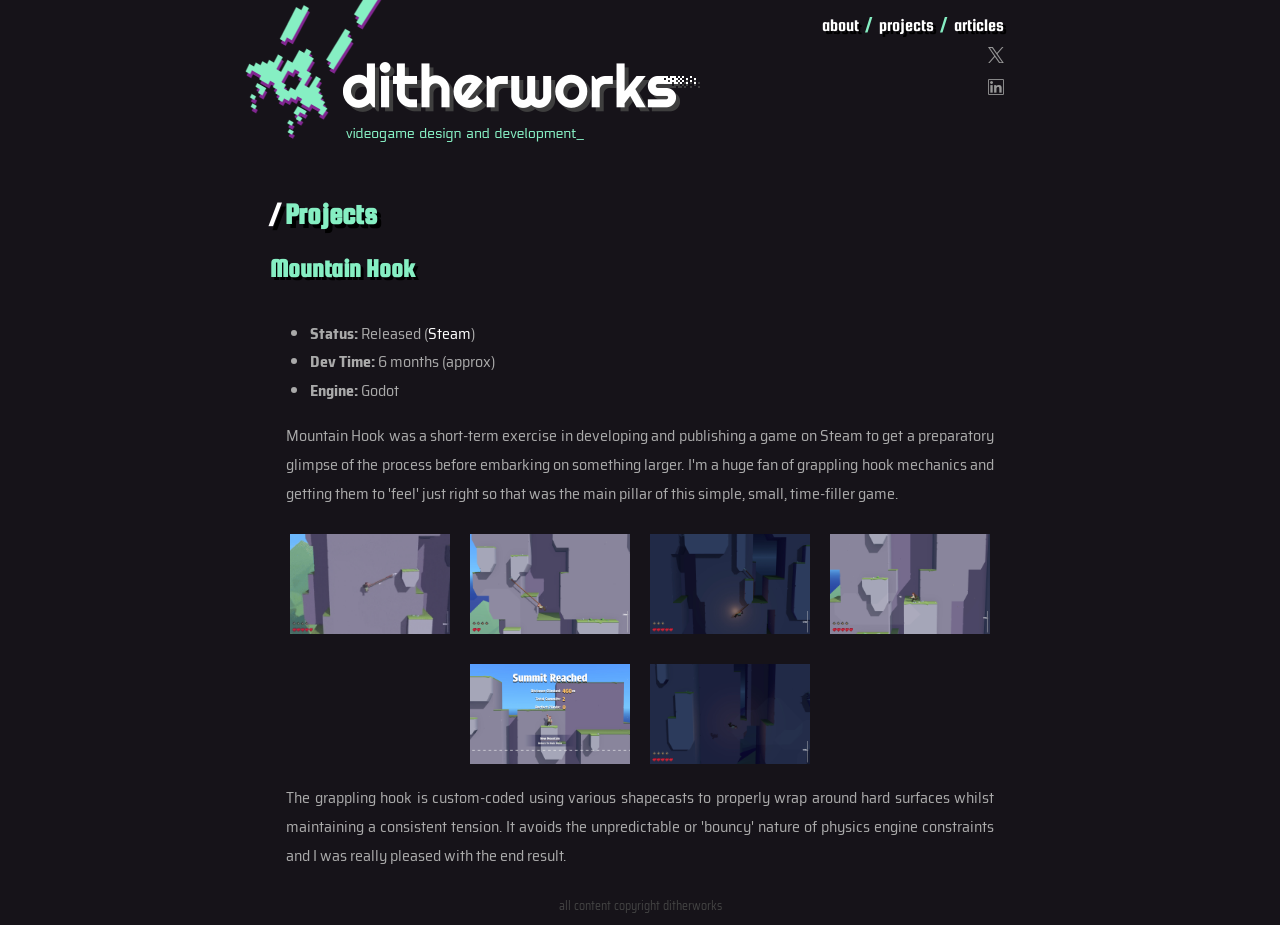
<file: projects/mountain_hook/index.html>
<!DOCTYPE html>
<html>
<title>ditherworks</title>

<head>
	<script src="/utils.js"></script>
	<meta name="viewport" content="width=device-width, initial-scale=1.0">
	<link rel="stylesheet" href="/style.css">
</head>


<body>
	<div id="container">
		<div id="header">
			<a href="/index.html" id="title_box"></a>
			<div id="nav">
				<a href="/about/index.html">about</a>/
				<a href="/projects/index.html">projects</a>/
				<a href="/articles/index.html">articles</a>
				<br />
				<a href="https://x.com/ditherworks"><div id="twit" class="social"></div></a>
				<br />
				<a href="https://www.linkedin.com/in/mark-wherrett-735b5941b/"><div id="linkedin" class="social"></div></a>
			</div>
		</div>

		<div id="content">
			<h1><span style="color: white">/</span> Projects</h1>

			<h2>Mountain Hook</h2>

			<ul>
				<li><b>Status: </b>Released (<a href="https://store.steampowered.com/app/3231030/Mountain_Hook/">Steam</a>)</li>
				<li><b>Dev Time: </b>6 months (approx)</li>
				<li><b>Engine: </b>Godot</li>
			</ul>

			<p>
				Mountain Hook was a short-term exercise in developing and publishing a game on Steam to get a preparatory glimpse of the process before embarking on something larger. I'm a huge fan of grappling hook mechanics and getting them to 'feel' just right so that was the main pillar of this simple, small, time-filler game.
			</p>

			<div class="gallery">
				<img class="gallery_item" data-click_me="true" src="mountain_hook_anim.gif" />
				<img class="gallery_item" data-click_me="true" src="mountain_hook_1.jpg" />
				<img class="gallery_item" data-click_me="true" src="mountain_hook_2.jpg" />
				<img class="gallery_item" data-click_me="true" src="mountain_hook_3.jpg" />
				<img class="gallery_item" data-click_me="true" src="mountain_hook_4.jpg" />
				<img class="gallery_item" data-click_me="true" src="mountain_hook_5.jpg" />
			</div>

			<p>
				The grappling hook is custom-coded using various shapecasts to properly wrap around hard surfaces whilst maintaining a consistent tension. It avoids the unpredictable or 'bouncy' nature of physics engine constraints and I was really pleased with the end result.
			</p>

		</div>

		<div id="footer">
			all content copyright ditherworks
		</div>
	</div>

</body>


</html>
</file>
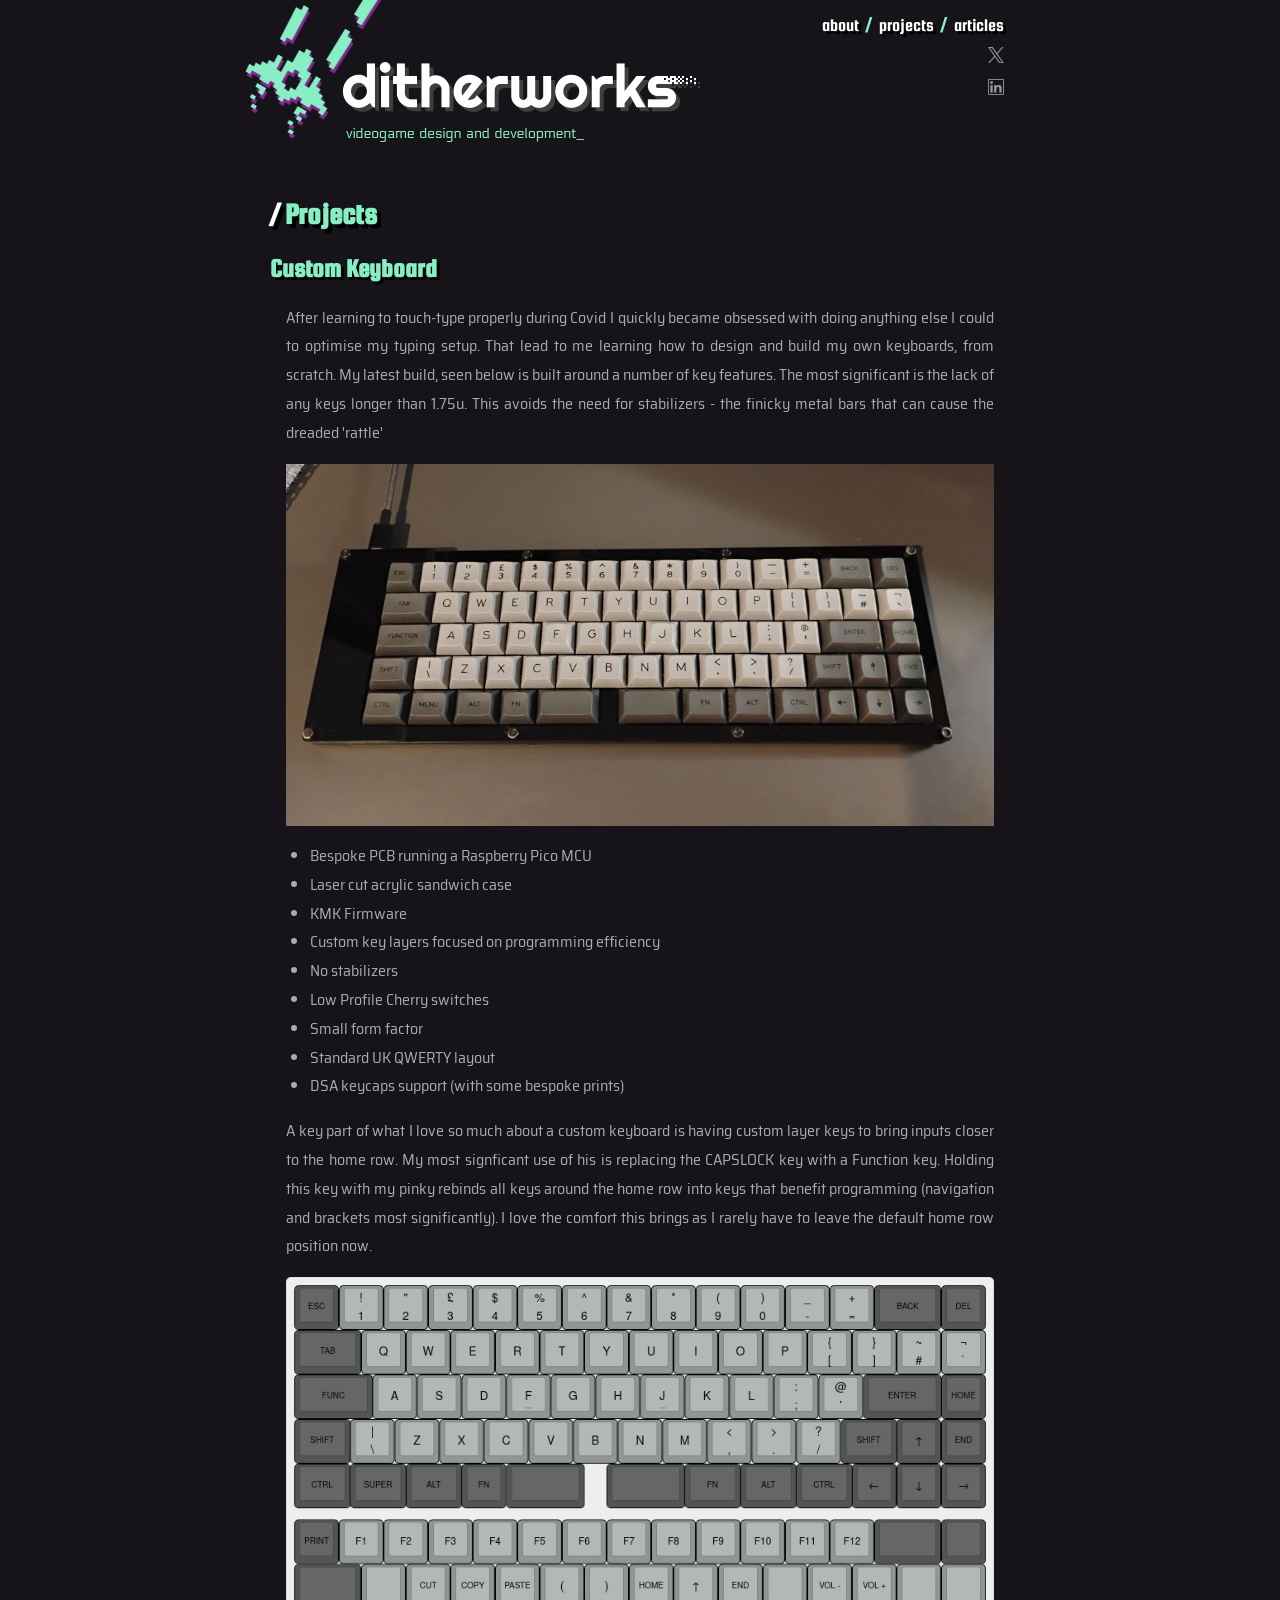
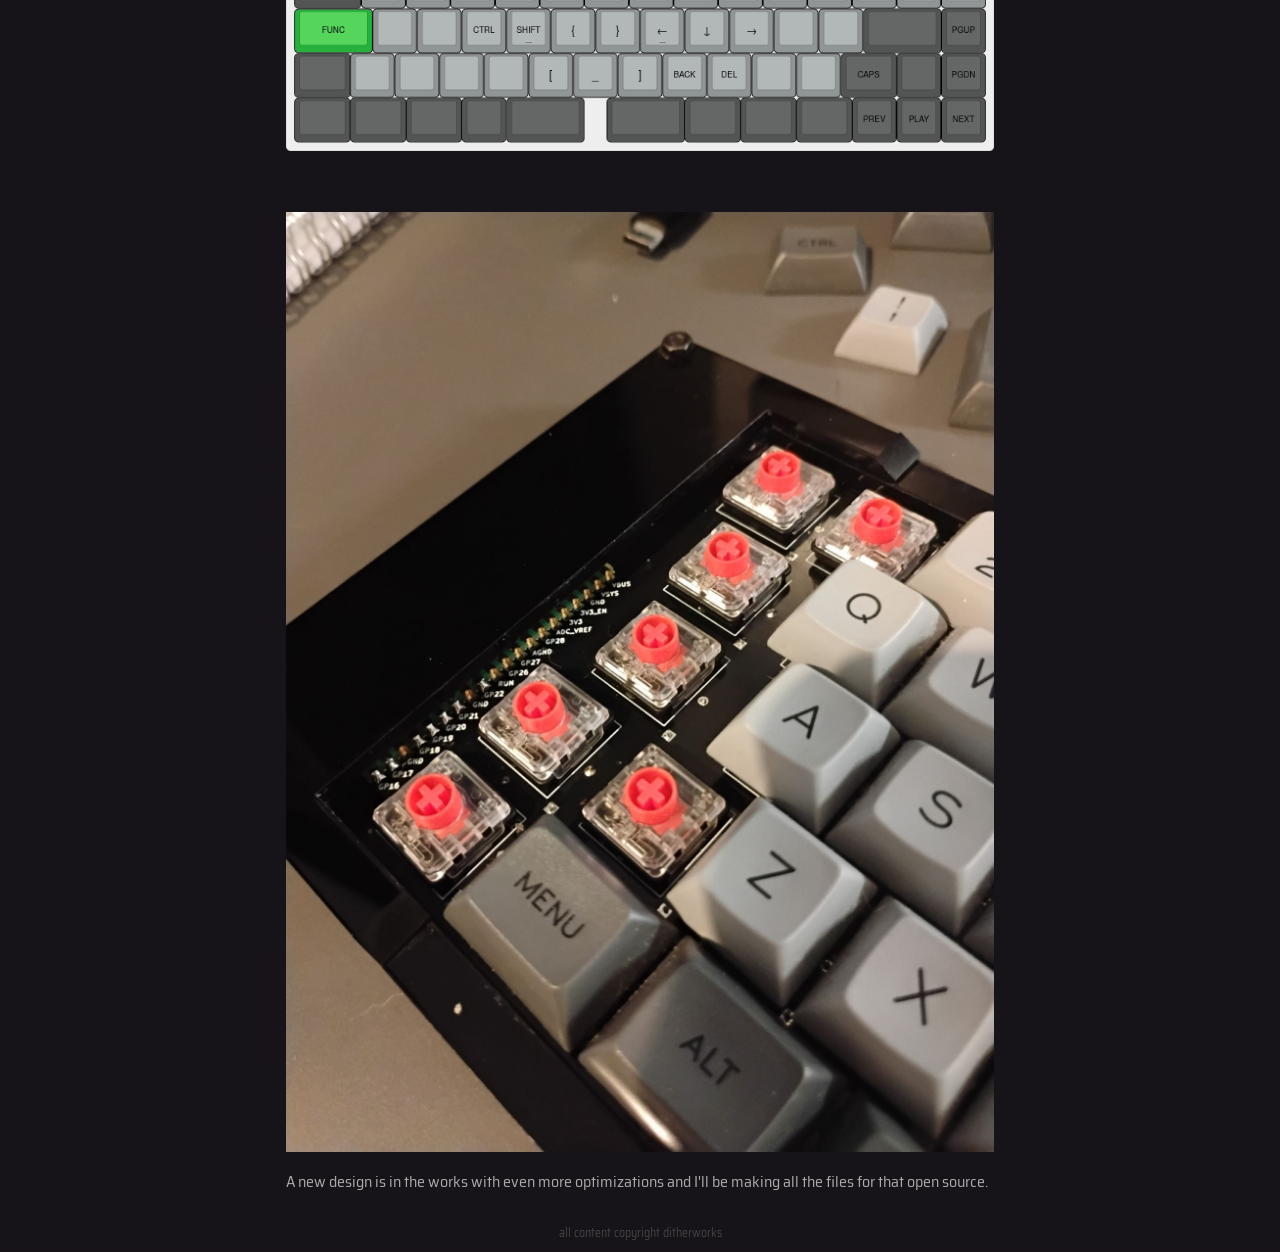
<file: projects/stabless/index.html>
<!DOCTYPE html>
<html>
<title>ditherworks</title>

<head>
	<script src="/utils.js"></script>
	<meta name="viewport" content="width=device-width, initial-scale=1.0">
	<link rel="stylesheet" href="/style.css">
</head>


<body>
	<div id="container">
		<div id="header">
			<a href="/index.html" id="title_box"></a>
			<div id="nav">
				<a href="/about/index.html">about</a>/
				<a href="/projects/index.html">projects</a>/
				<a href="/articles/index.html">articles</a>
				<br />
				<a href="https://x.com/ditherworks"><div id="twit" class="social"></div></a>
				<br />
				<a href="https://www.linkedin.com/in/mark-wherrett-735b5941b/"><div id="linkedin" class="social"></div></a>
			</div>
		</div>

		<div id="content">
			<h1><span style="color: white">/</span> Projects</h1>

			<h2>Custom Keyboard</h2>
						
			<p>
				After learning to touch-type properly during Covid I quickly became obsessed with doing anything else I could to optimise my typing setup. That lead to me learning how to design and build my own keyboards, from scratch. My latest build, seen below is built around a number of key features. The most significant is the lack of any keys longer than 1.75u. This avoids the need for stabilizers - the finicky metal bars that can cause the dreaded 'rattle' 
			</p>

			<img class="project_preview" src="stabless_full.jpg" />

			
			<ul>
				<li>Bespoke PCB running a Raspberry Pico MCU</li>
				<li>Laser cut acrylic sandwich case</li>
				<li>KMK Firmware</li>
				<li>Custom key layers focused on programming efficiency</li>
				<li>No stabilizers</li>
				<li>Low Profile Cherry switches</li>
				<li>Small form factor</li>
				<li>Standard UK QWERTY layout</li>
				<li>DSA keycaps support (with some bespoke prints)</li>
			</ul>
			
			<p>
				A key part of what I love so much about a custom keyboard is having custom layer keys to bring inputs closer to the home row. My most signficant use of his is replacing the CAPSLOCK key with a Function key. Holding this key with my pinky rebinds all keys around the home row into keys that benefit programming (navigation and brackets most significantly). I love the comfort this brings as I rarely have to leave the default home row position now.
			</p>
			
			<img class="project_preview" src="stabless_layout.png" />

			<br />

			<img class="project_preview" src="stabless_switches.jpg" />

			<p>
				A new design is in the works with even more optimizations and I'll be making all the files for that open source.
			</p>

		</div>

		<div id="footer">
			all content copyright ditherworks
		</div>
	</div>

</body>


</html>
</file>
<file: style.css>
@import url('https://fonts.googleapis.com/css2?family=Squada+One&display=swap');
@import url('https://fonts.googleapis.com/css2?family=Saira+Semi+Condensed:wght@100;200;300;400;500;600;700;800;900&display=swap');


:root {
	--grey: #777;
	--light-grey: #AAA;
	--lighter-grey: #DDD;

	--link-highlight: #FFF;

	--light-green: rgb(134, 239, 195);
	--retro-purple: #822692;
}

html {
	width: 100%;
	height: 100%;
}

body {
	height: 100%;

	display: flex;
	flex-flow: row nowrap;
	justify-content: center;
	align-items: stretch;

	background-color: #161319;
	padding: 0px;
	margin: 0px;

	font-family: 'Saira Semi Condensed';
	font-size: 16px;
	color: var(--light-grey);
}

#container {
	max-width: 800px;
	flex: 1 0;
	
	display: flex;
	flex-flow: column nowrap;
	
	padding: 0px;
	
	/* border: 1px solid #333; */
}

#header {
	display: flex;
	flex: 0 0;
	flex-basis: auto;
	flex-flow: row nowrap;
	
	height: 160px;
	align-items: start;
	
	background-image: url(images/header_background.png);
	background-repeat: no-repeat;

	cursor: default;
}

@media screen and (max-width: 800px) {
	#container {
		max-width: 100%;
	}

	#header {
		background-size: contain;
	}
}

#title_box {
	position: absolute;
	width: 100px;
	height: 120px;
	margin-top: 25px;
	/* border: 1px solid red; */
}

#nav {
	flex: 1 0;
	text-align: right;
	color: var(--light-green);

	font-weight: bold;
	font-size: 20px;
	
	padding: 8px 30px 0px 0px;
}

.social {
	display: inline-block;

	background-size: cover;

	width: 16px;
	height: 16px;
	/* margin-top: 16px; */
	/* margin-left: 10px; */

	background-position: top;
}

.social:hover {
	background-position: bottom;
}

#bsky {
	background-image: url(images/social_bsky2.png);
}

#twit {
	background-image: url(images/social_twit2.png);
}

#linkedin {
	background-image: url(images/social_linkedin2.png);
}

#nav a {
	text-decoration: none;
	margin-left: 3px;
	margin-right: 6px;

	font-family: 'Squada One';
	font-size: 18px;
	font-weight: normal;
}

#nav a:link, a:visited, a:active {
	color: var(--link-highlight);
	text-shadow: 3px 3px black;
}

#nav a:hover {
	color: var(--light-green);
}

#content {
	padding: 0px 30px 0px 30px;

	line-height: 180%;

	text-align: justify;
}

#content h1 {
	font-family: 'Squada One';
	font-size: 30px;
	color: var(--light-green);
	text-shadow: 4px 4px black;

	margin: 40px 0px 10px 0px;
	padding: 0px 0px 16px 0px;
}

#content h2 {
	font-family: 'Squada One';
	font-size: 26px;
	color: var(--light-green);
	text-shadow: 3px 3px black;

	margin: 0px 0px 0px 0px;
	padding: 0px 0px 20px 0px;
	/* border-bottom: 1px dotted white; */
}

#content h3 {
	font-family: 'Squada One';
	font-size: 20px;
	color: white;
	text-shadow: 2px 2px black;

	margin: 0px;
	padding: 0px 0px 10px 0px;
}

#content p {
	margin: 0px 16px 16px 16px;
	/* padding: 0px; */
}

#content a {
	text-decoration: none;
}

#content a:link {
	color: var(--link-highlight);
}

#content a:hover {
	color: var(--light-green);
}

#content .project_preview {
	max-width: calc(100% - 32px);
	display: block;
	margin: 16px auto 16px auto;
}

.screenshot {
	max-width: 100%;
	display: block;
	margin-left: auto;
	margin-right: auto;
}

.img_label {
	font-size: 0.85em;
	font-style: italic;
	text-align: center;
}

#content .pullout {
	width: 100%;
	font-size: 1.35em;
	font-style: italic;
	color: var(--light-green);
	text-align: center;
	padding: 16px 0px 16px 0px;
	line-height: 200%;
}

.gallery {
	width: 100%;
	/* height: 100px; */
	display: flex;
	flex-flow: row wrap;
	justify-content: center;
}

.gallery_item {
	flex: 0 1 auto;
	align-self: center;
	max-height: 100px;
	padding: 10px;
}

.platform_logo {
	max-height: 16px;
	padding: 8px;
}

#content pre {
	font-size: 14px;
	font-family: 'Saira Semi Condensed';
	color: var(--light-green);
	/* background-color: #222; */
	background-color: #201c24;

	margin: 32px 00px 32px 0px;
	padding: 12px;
	border-left: 1px dashed white;
	border-right: 1px dashed white;

	overflow-x: scroll;
	scrollbar-color: var(--light-grey) #151217;
}

#content video {
	margin: 16px 0px 16px 0px;
}

#footer {
	color: #444444;
	flex: 0 1;

	font-size: 12px;
	text-align: center;

	padding: 10px 0px 10px 0px;
}
</file>
